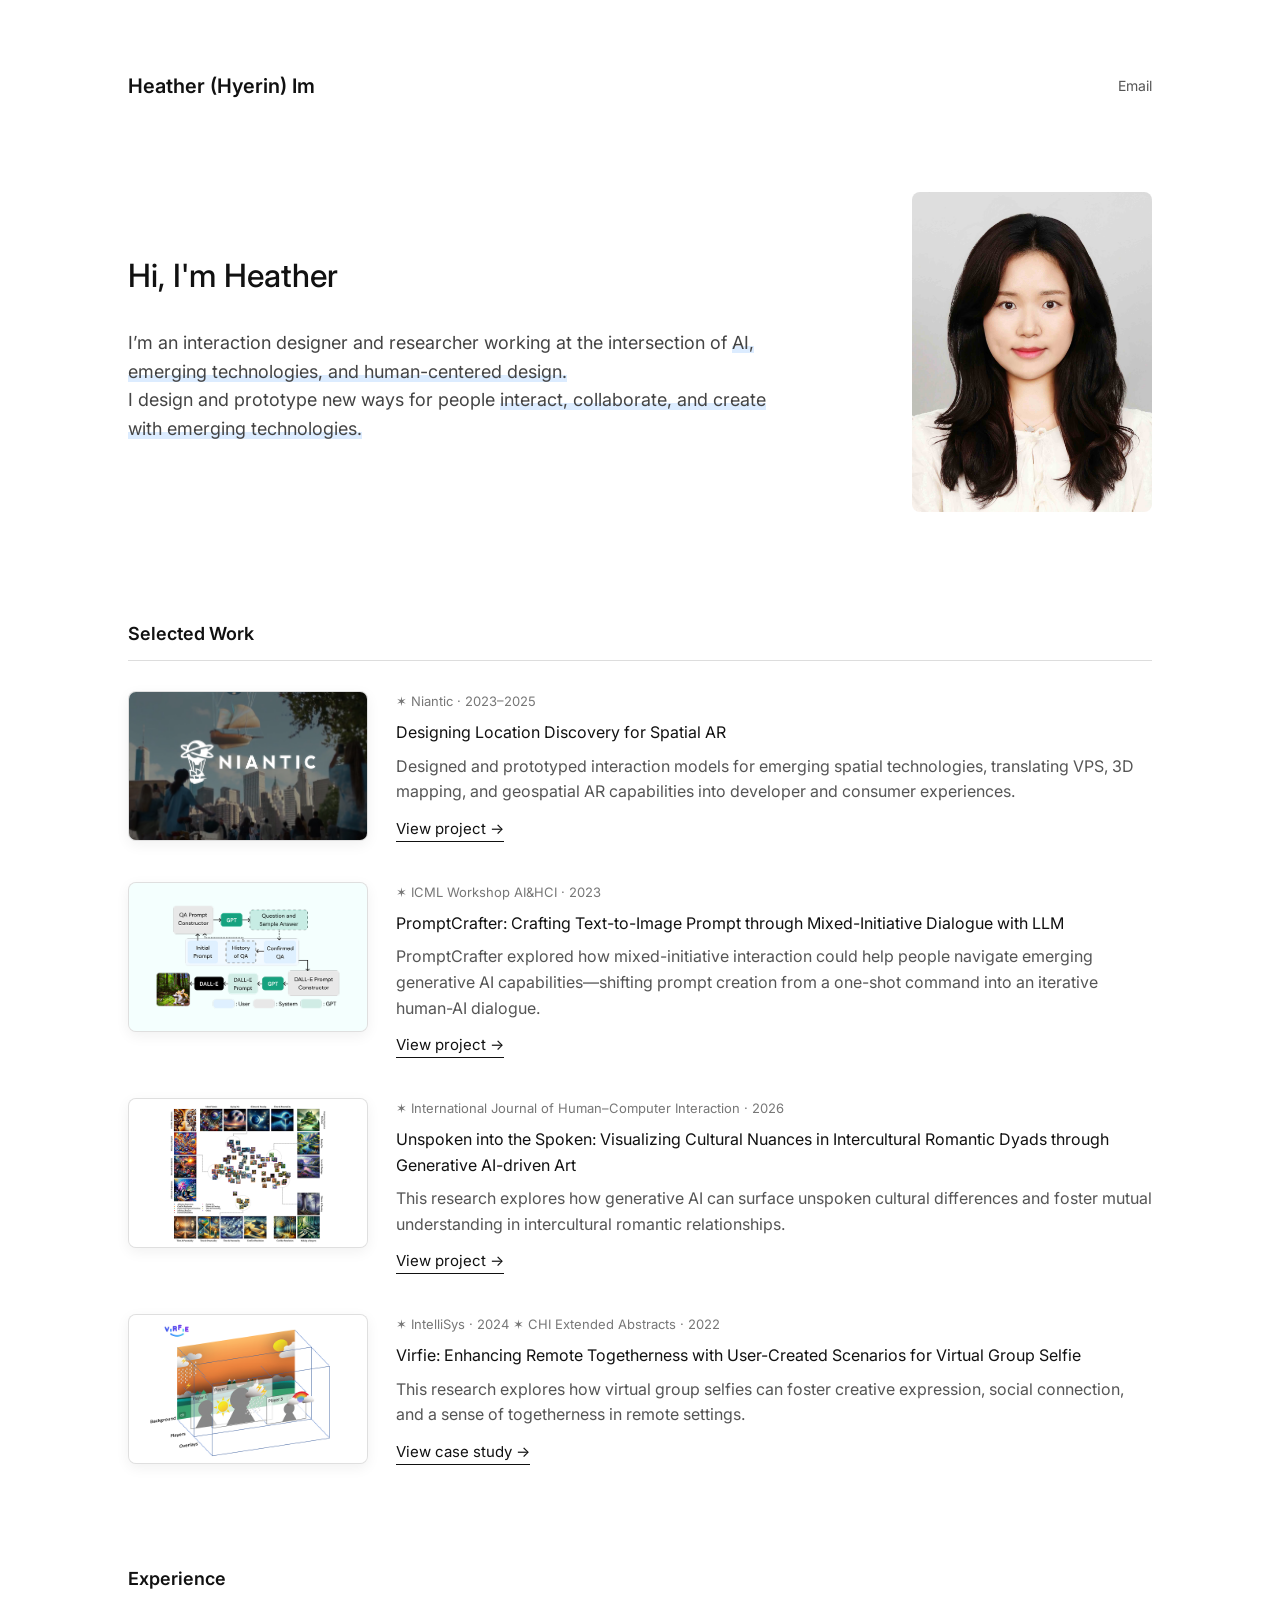
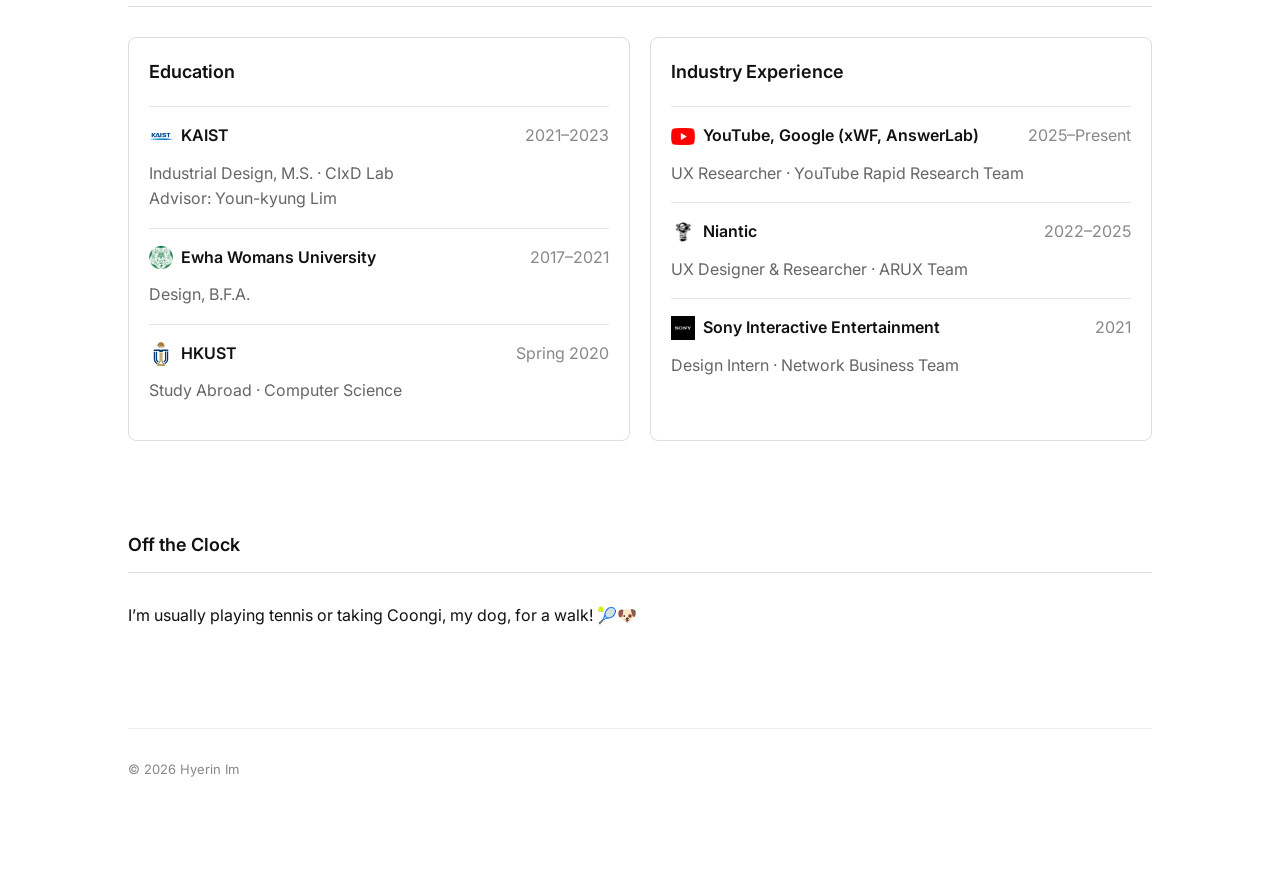
<file: index.html>
<!DOCTYPE html>
<html lang="en">

<head>
  <meta charset="UTF-8" />
  <meta name="viewport" content="width=device-width, initial-scale=1.0" />

  <title>Heather (Hyerin) Im</title>

  <!-- Inter -->
  <link rel="preconnect" href="https://fonts.googleapis.com">
  <link rel="preconnect" href="https://fonts.gstatic.com" crossorigin>

  <link
    href="https://fonts.googleapis.com/css2?family=Inter:wght@400;500;600&display=swap"
    rel="stylesheet"
  >

  <!-- Shared stylesheet -->
  <link rel="stylesheet" href="style.css">

</head>


<body>

  <div class="container">


    <!-- HEADER -->

    <header>

      <div class="name">
        Heather (Hyerin) Im
      </div>

      <nav>

        <a href="mailto:hyelin1122@gmail.com">
          Email
        </a>


      </nav>

    </header>



    <main>


      <!-- INTRO -->

      <section class="intro" id="about">

        <div>

          <h1>
            Hi, I'm <span id="scramble-name">Heather</span>
          </h1>

          <p>
            I’m an interaction designer and researcher working at the intersection of 
            <span class="highlight">
              AI, emerging technologies, and human-centered design.
            </span>

            <br>
            I design and prototype new ways for people
            <span class="highlight">
              interact, collaborate, and create with emerging technologies.
            </span>
          </p>

        </div>


        <div>

          <img
            class="profile"
            src="assets/profile_ma.jpg"
            alt="Portrait of Hyerin Im"
          />

        </div>

      </section>



      <!-- SELECTED WORK -->

      <section id="work">

        <h2>Selected Work</h2>



        <!-- NIANTIC SPATIAL -->

        <div class="project">

          <img
            src="assets/niantic-img.jpg"
            alt="Niantic Spatial project"
          />

          <div>

            <div class="project-tag">
              ✶ Niantic · 2023–2025
            </div>

            <h3>
              Designing Location Discovery for Spatial AR
            </h3>

            <p>
              Designed and prototyped interaction models for emerging spatial technologies, 
              translating VPS, 3D mapping, and geospatial AR capabilities into developer and consumer experiences.
            </p>

            <a
              href="https://docs.google.com/presentation/d/1UehLwKfLrPpkBBEAQB1LKRpat8PM0rZfr22AqPkgMVw/edit?usp=sharing"
              class="project-link"
            >
              View project →
            </a>

          </div>

        </div>



        <!-- PROMPTCRAFTER -->

        <div class="project">

          <img
            src="assets/pc-1.png"
            alt="PromptCrafter project"
          />

          <div>

            <div class="project-tag">
              ✶ ICML Workshop AI&amp;HCI · 2023
            </div>

            <h3>
              PromptCrafter: Crafting Text-to-Image Prompt through
              Mixed-Initiative Dialogue with LLM
            </h3>

            <p>
              PromptCrafter explored how mixed-initiative interaction could help 
              people navigate emerging generative AI capabilities—shifting prompt creation 
              from a one-shot command into an iterative human-AI dialogue.
            </p>

            <a
              href="https://arxiv.org/pdf/2307.08985"
              class="project-link"
              target="_blank"
            >
              View project →
            </a>

          </div>

        </div>



        <!-- UNSPOKEN -->

        <div class="project">

          <img
            src="assets/unspoken-img.png"
            alt="Unspoken into the Spoken project"
          />

          <div>

            <div class="project-tag">
              ✶ International Journal of Human–Computer Interaction · 2026
            </div>

            <h3>
              Unspoken into the Spoken: Visualizing Cultural Nuances in
              Intercultural Romantic Dyads through Generative AI-driven Art
            </h3>

            <p>
              This research explores how generative AI can surface unspoken
              cultural differences and foster mutual understanding in
              intercultural romantic relationships.
            </p>

            <a
              href="https://www.tandfonline.com/doi/abs/10.1080/10447318.2026.2727769"
              class="project-link"
              target="_blank"
            >
              View project →
            </a>

          </div>

        </div>



        <!-- VIRFIE -->

        <div class="project">

          <img
            src="assets/virfie-img.jpg"
            alt="Virfie project"
          />

          <div>

            <div class="project-tag">
              ✶ IntelliSys · 2024  ✶ CHI Extended Abstracts · 2022
            </div>

            <h3>
              Virfie: Enhancing Remote Togetherness with User-Created
              Scenarios for Virtual Group Selfie
            </h3>

            <p>
              This research explores how virtual group selfies can foster
              creative expression, social connection, and a sense of
              togetherness in remote settings.
            </p>

            <a
              href="https://link.springer.com/chapter/10.1007/978-3-031-66336-9_44"
              class="project-link"
            >
              View case study →
            </a>

          </div>

        </div>



        <!-- AI EXPLORATIONS -->

        <!--div class="project">

          <img
            src="assets/hrim_ai.gif"
            alt="AI Explorations"
          />

          <div>

            <div class="project-tag">
              ✶ AI Prototyping · Generative Media · 2022–Present
            </div>

            <h3>
              AI Explorations
            </h3>

            <p>
              Experiments with diffusion models, controllable generation, and creative AI workflows.
            </p>

            <a
              href="https://hrimm.cargo.site/"
              class="project-link"
            >
              Explore experiments →
            </a>

          </div>

      </div-->


      </section>



      <!-- EXPERIENCE -->

      <section class="experience-section">

        <h2>Experience</h2>


        <div class="experience-grid">


          <!-- EDUCATION -->

          <div class="experience-card">

            <h3>Education</h3>


            <div class="experience-item">

              <strong class="institution">

                <img
                  src="assets/kaist-logo.png"
                  alt="KAIST logo"
                >

                KAIST

              </strong>

              <span>2021–2023</span>

              <p>
                Industrial Design, M.S. · CIxD Lab
                <br>
                Advisor: Youn-kyung Lim
              </p>

            </div>


            <div class="experience-item">

              <strong class="institution">

                <img
                  src="assets/ewha_logo.png"
                  alt="Ewha logo"
                >

                Ewha Womans University

              </strong>

              <span>2017–2021</span>

              <p>
                Design, B.F.A.
              </p>

            </div>


            <div class="experience-item">

              <strong class="institution">

                <img
                  src="assets/hkust-logo.svg"
                  alt="HKUST logo"
                >

                HKUST

              </strong>

              <span>Spring 2020</span>

              <p>
                Study Abroad · Computer Science
              </p>

            </div>

          </div>



          <!-- INDUSTRY -->

          <div class="experience-card">

            <h3>Industry Experience</h3>


            <div class="experience-item">

              <strong class="institution">

                <img
                  src="assets/youtube-logo.png"
                  alt="YouTube logo"
                >

                YouTube, Google (xWF, AnswerLab)

              </strong>

              <span>2025–Present</span>

              <p>
                UX Researcher · YouTube Rapid Research Team
              </p>

            </div>


            <div class="experience-item">

              <strong class="institution">

                <img
                  src="assets/niantic-logo.png"
                  alt="Niantic logo"
                >

                Niantic

              </strong>

              <span>2022–2025</span>

              <p>
                UX Designer &amp; Researcher · ARUX Team
              </p>

            </div>


            <div class="experience-item">

              <strong class="institution">

                <img
                  src="assets/sony-logo.png"
                  alt="Sony logo"
                >

                Sony Interactive Entertainment

              </strong>

              <span>2021</span>

              <p>
                Design Intern · Network Business Team
              </p>

            </div>

          </div>


        </div>

      </section>



      <!-- OFF THE CLOCK -->

      <section id="off-the-clock">

        <h2>Off the Clock</h2>

        <p>
          I’m usually playing tennis or taking Coongi, my dog,
          for a walk! 🎾🐶
        </p>

      </section>


    </main>



    <footer>
      © 2026 Hyerin Im
    </footer>


  </div>



  <!-- NAME SCRAMBLE -->

  <script>

    const element = document.getElementById("scramble-name");
    const finalText = "Heather";
    const chars = "ABCDEFGHIJKLMNOPQRSTUVWXYZ0123456789";

    let iteration = 0;

    const interval = setInterval(() => {

      element.textContent = finalText
        .split("")
        .map((letter, index) => {

          if (index < iteration) {
            return finalText[index];
          }

          return chars[Math.floor(Math.random() * chars.length)];

        })
        .join("");

      if (iteration >= finalText.length) {
        clearInterval(interval);
      }

      iteration += 0.5;

    }, 50);

  </script>


</body>

</html>
</file>
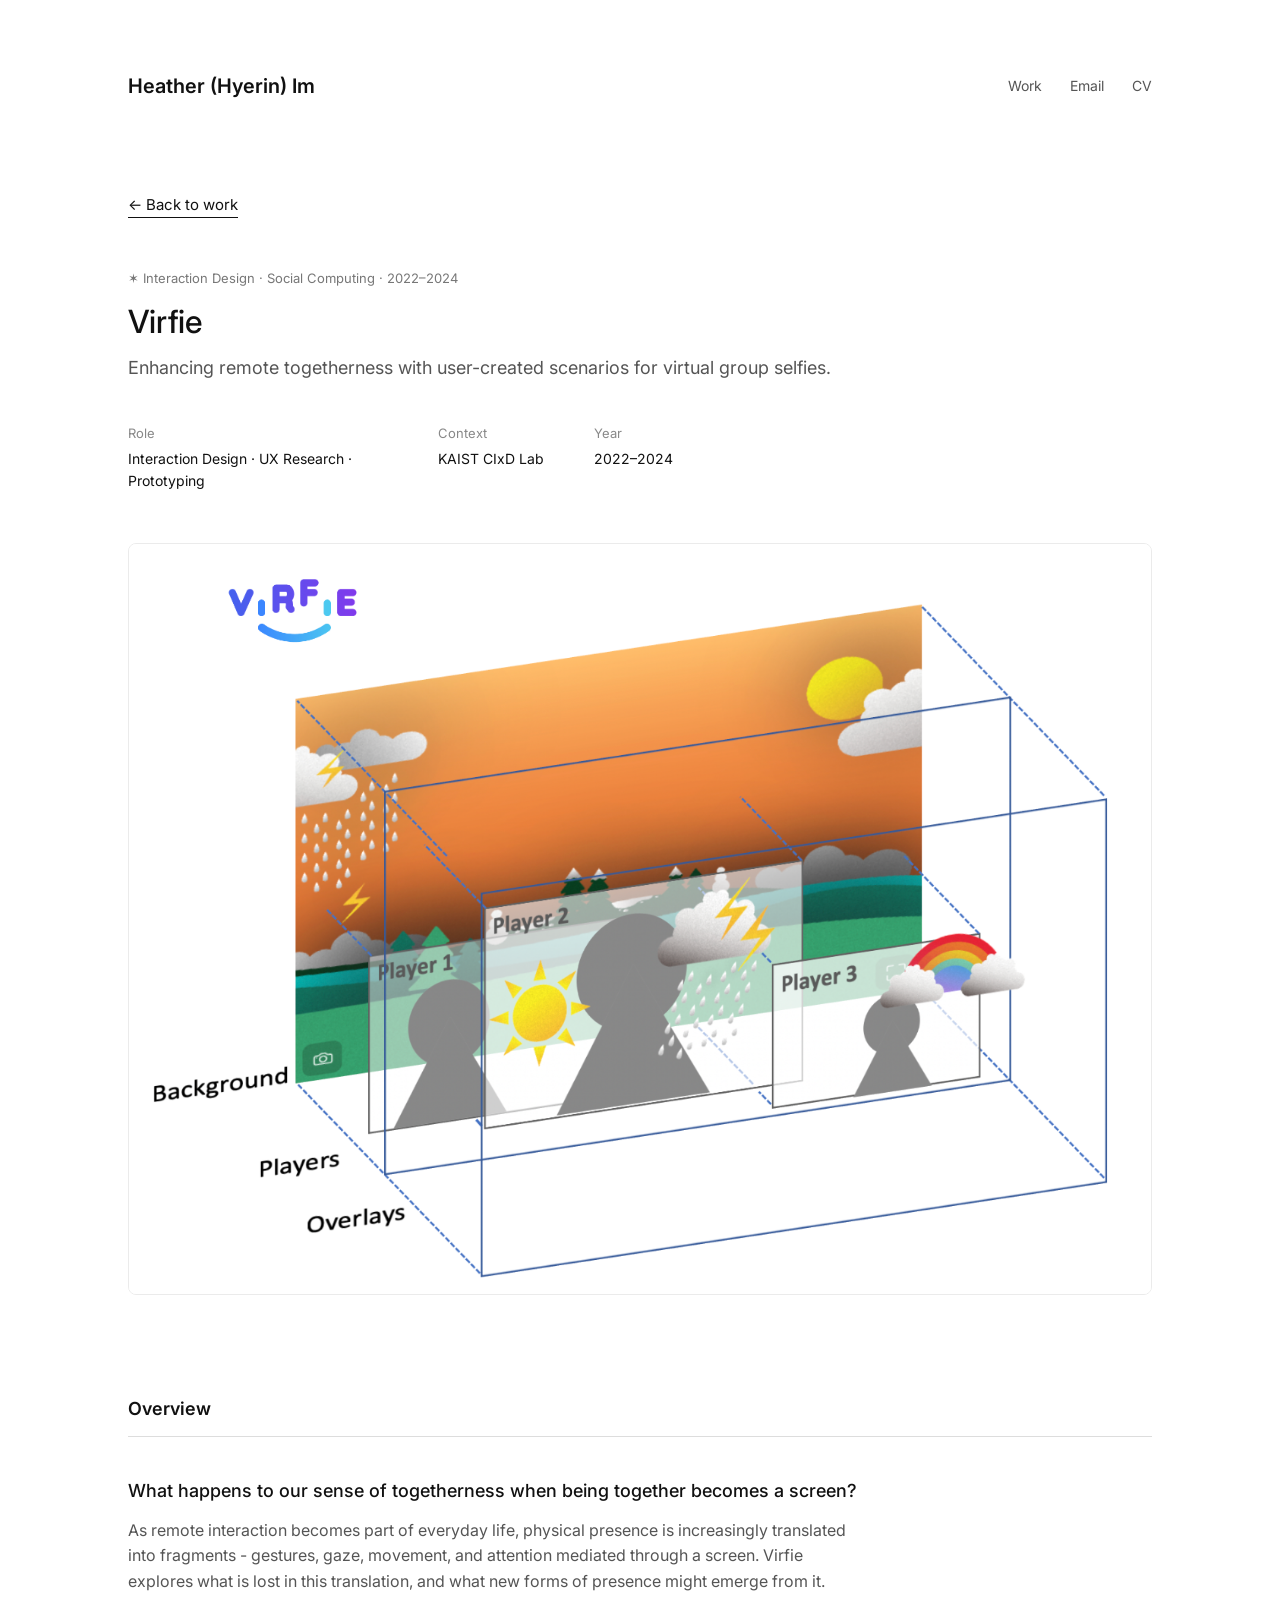
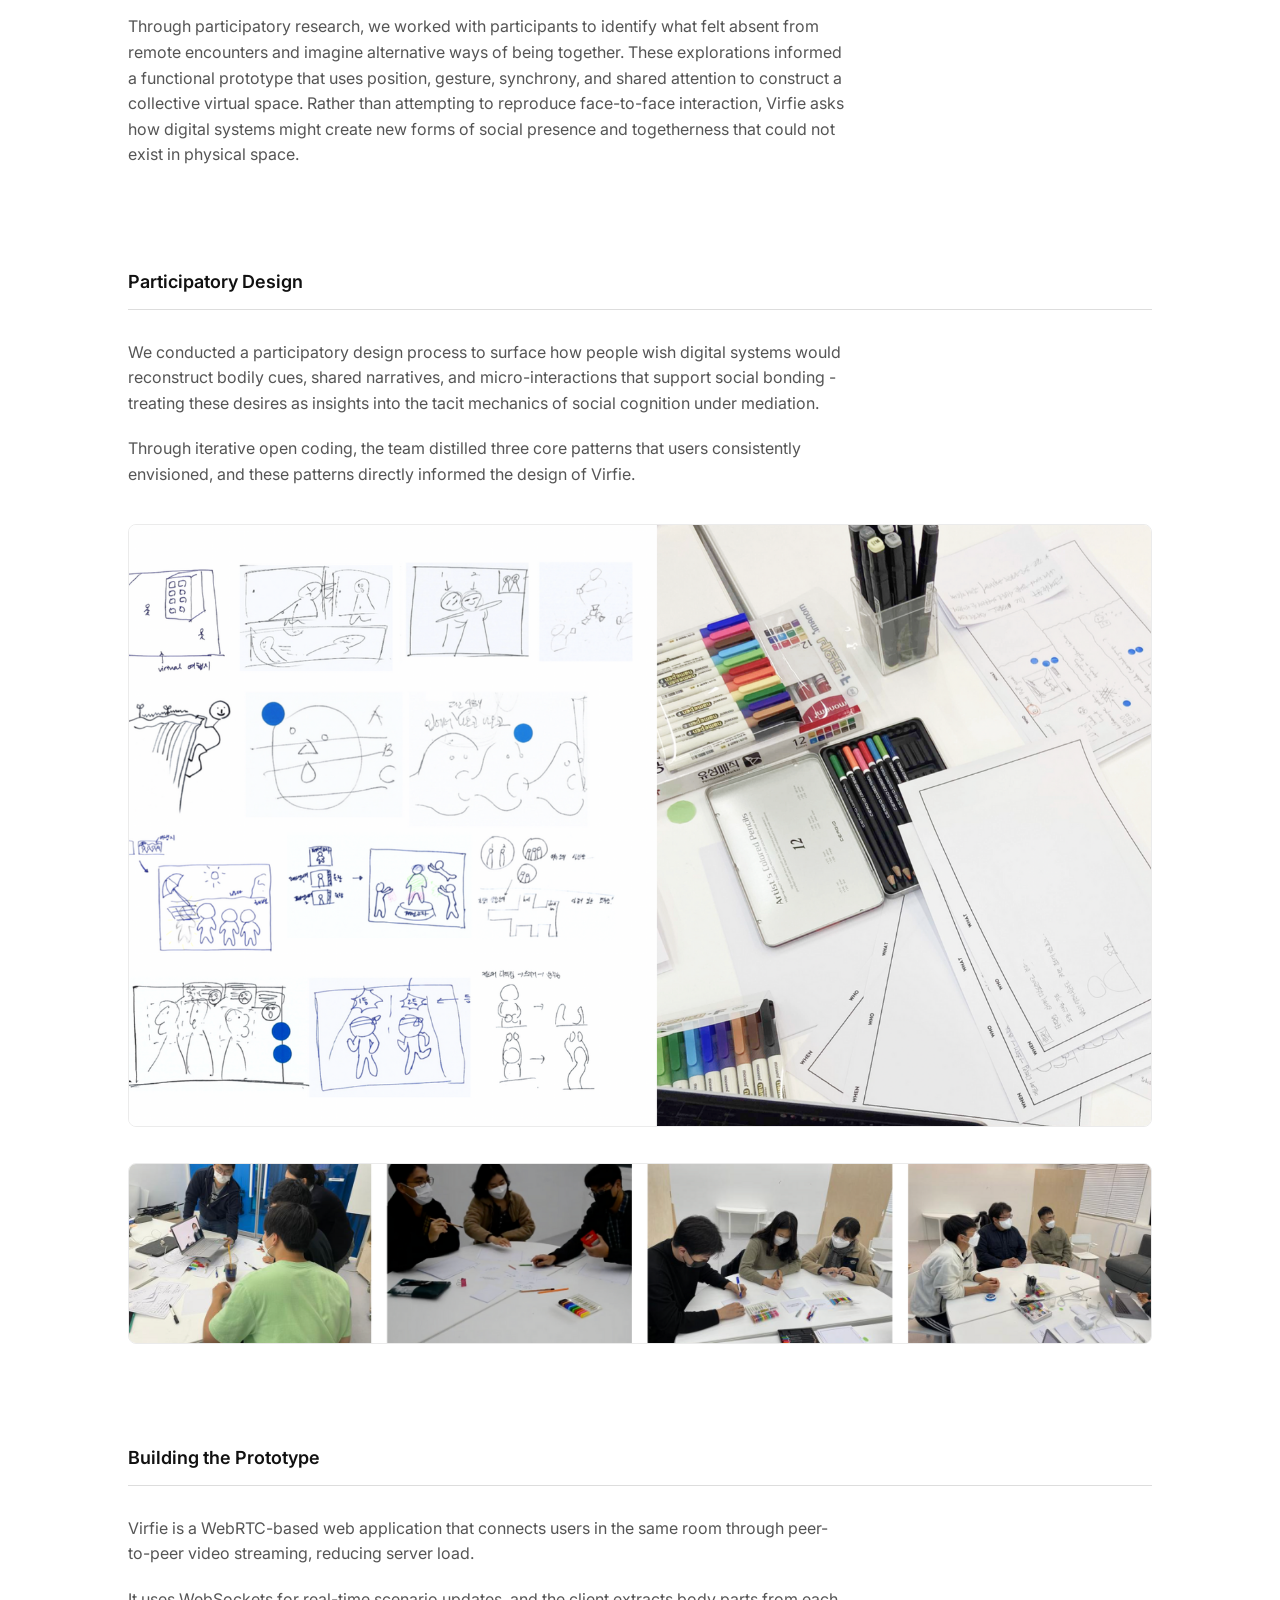
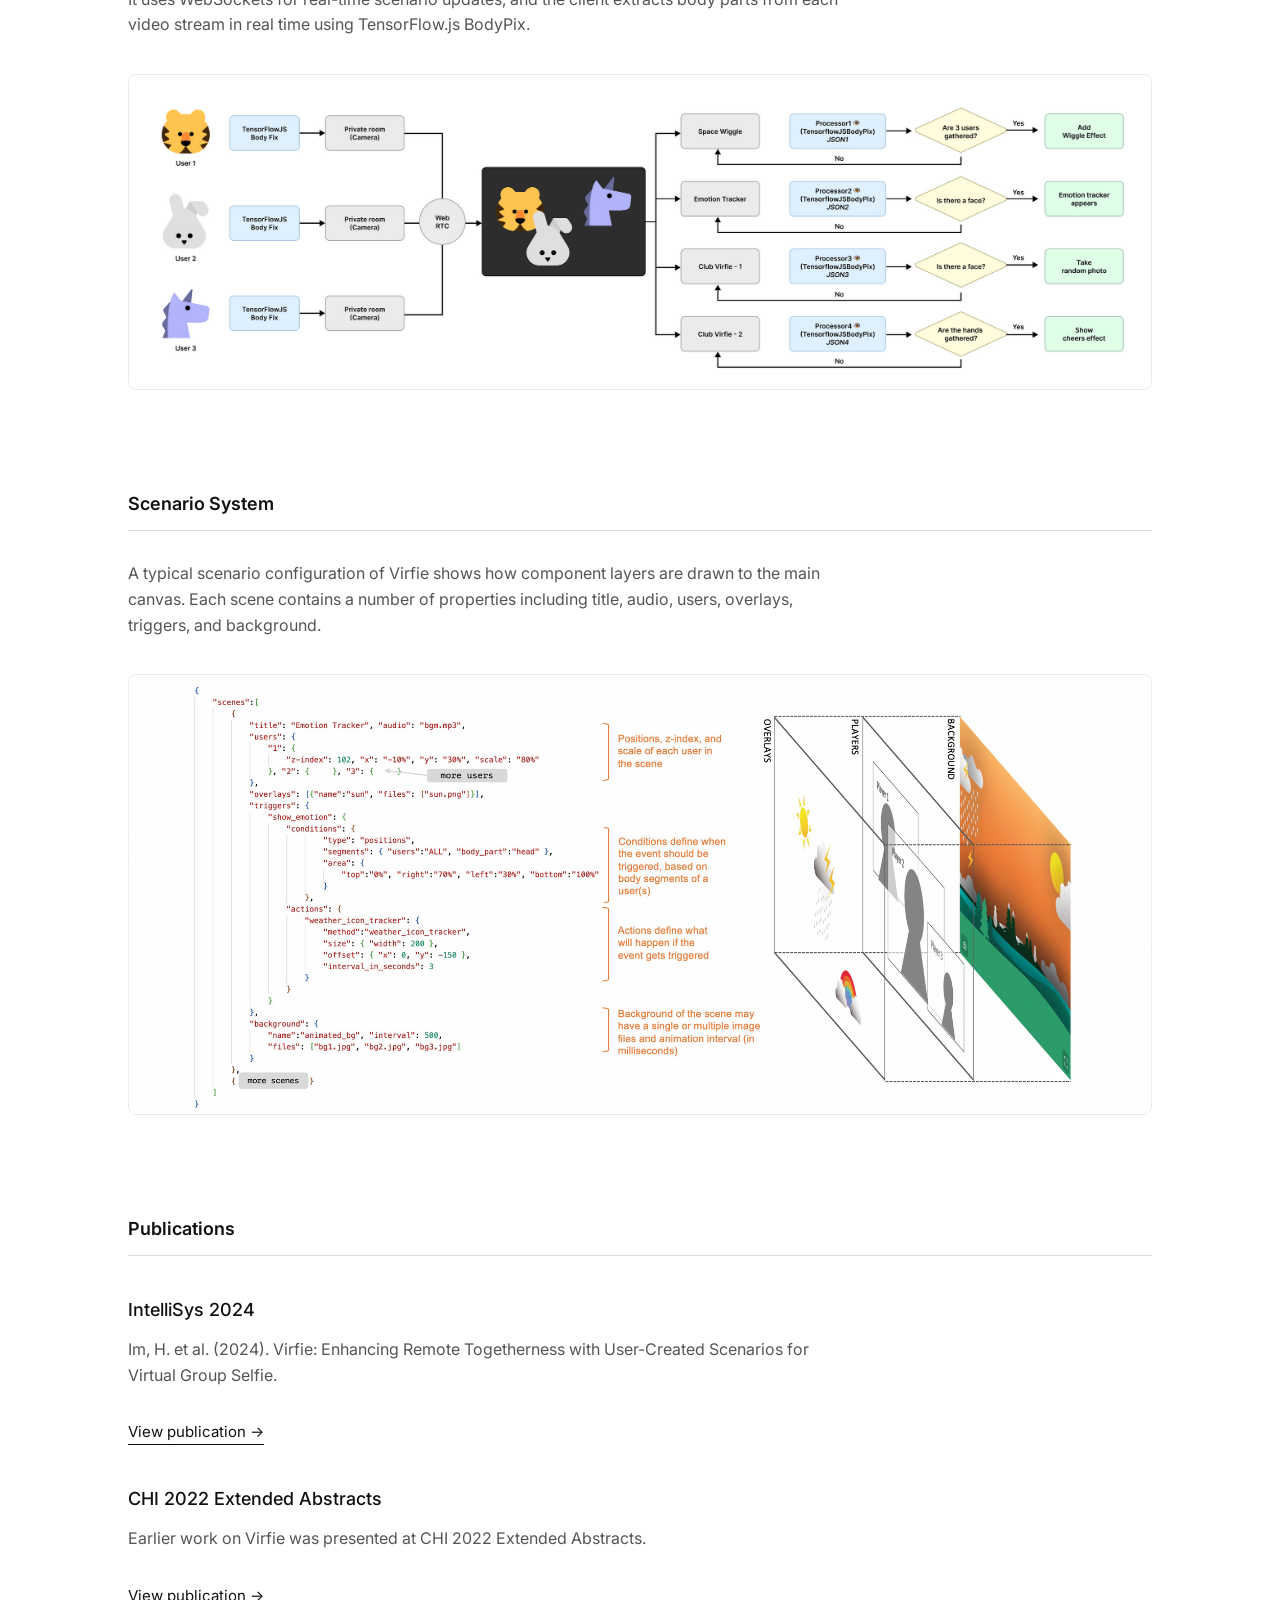
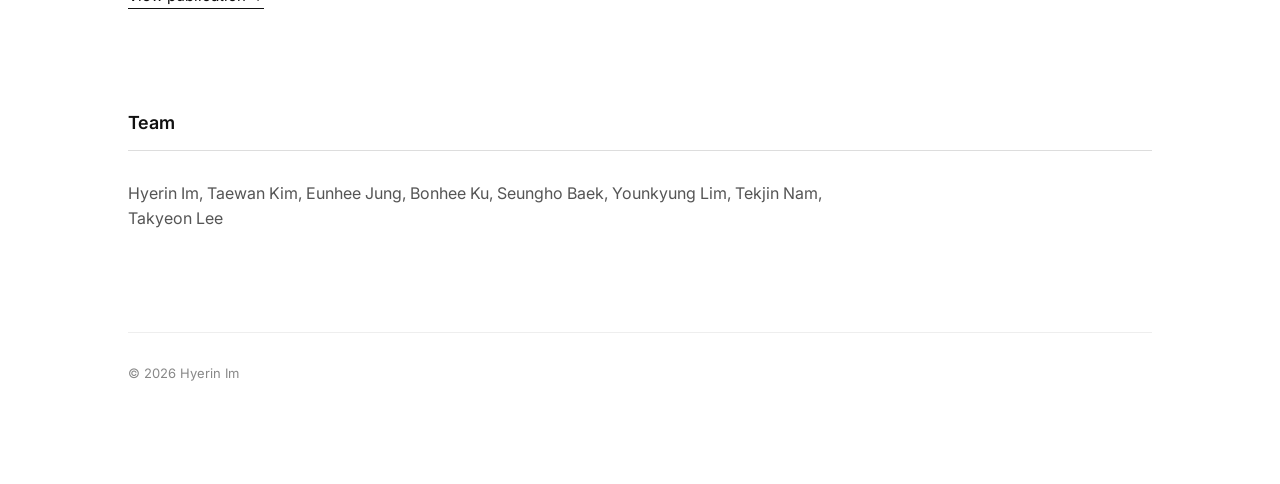
<file: virfie.html>
<!DOCTYPE html>
<html lang="en">

<head>
  <meta charset="UTF-8" />
  <meta name="viewport" content="width=device-width, initial-scale=1.0" />

  <title>Virfie — Heather (Hyerin) Im</title>

  <!-- Inter -->
  <link rel="preconnect" href="https://fonts.googleapis.com">
  <link rel="preconnect" href="https://fonts.gstatic.com" crossorigin>

  <link
    href="https://fonts.googleapis.com/css2?family=Inter:wght@400;500;600&display=swap"
    rel="stylesheet"
  >

  <!-- Shared stylesheet -->
  <link rel="stylesheet" href="style.css">

</head>


<body class="virfie-page">

  <div class="container">


    <!-- HEADER -->

    <header>

      <div class="name">
        <a href="index.html">
          Heather (Hyerin) Im
        </a>
      </div>

      <nav>

        <a href="index.html#work">
          Work
        </a>

        <a href="mailto:hyelin1122@gmail.com">
          Email
        </a>

        <a
          href="https://www.instagram.com/heatherlim.studio/"
          target="_blank"
        >
          CV
        </a>

      </nav>

    </header>



    <main>


      <!-- BACK -->

      <a href="index.html#work" class="back-link">
        ← Back to work
      </a>



      <!-- HERO -->

      <section class="case-hero">

        <div class="project-tag">
          ✶ Interaction Design · Social Computing · 2022–2024
        </div>

        <h1>
          Virfie
        </h1>

        <p class="case-subtitle">
          Enhancing remote togetherness with user-created scenarios
          for virtual group selfies.
        </p>


        <!-- PROJECT INFO -->

        <div class="case-meta">

          <div class="case-meta-item">
            <span class="case-meta-label">
              Role
            </span>
            Interaction Design · UX Research · Prototyping
          </div>

          <div class="case-meta-item">
            <span class="case-meta-label">
              Context
            </span>
            KAIST CIxD Lab
          </div>

          <div class="case-meta-item">
            <span class="case-meta-label">
              Year
            </span>
            2022–2024
          </div>

        </div>


        <!-- HERO IMAGE -->

              <img
        src="assets/virfie-hero.png"
        alt="Virfie virtual group selfie experience"
        class="case-hero-image virfie-hero-small"
                size="50%"
      >

      </section>



      <!-- OVERVIEW -->

      <section class="case-section">

        <h2>Overview</h2>

        <h3>
          What happens to our sense of togetherness when being together
          becomes a screen?
        </h3>

        <p>
          As remote interaction becomes part of everyday life, 
          physical presence is increasingly translated into fragments - 
          gestures, gaze, movement, and attention mediated through a screen. 
          Virfie explores what is lost in this translation, 
          and what new forms of presence might emerge from it. 

        </p>

        <p>
          Through participatory research, we worked with participants 
          to identify what felt absent from remote encounters and imagine 
          alternative ways of being together. These explorations informed 
          a functional prototype that uses position, gesture, synchrony, 
          and shared attention to construct a collective virtual space. 
          Rather than attempting to reproduce face-to-face interaction, 
          Virfie asks how digital systems might create new forms of social presence 
          and togetherness that could not exist in physical space.
        </p>

      </section>



      <!-- PARTICIPATORY DESIGN -->

      <section class="case-section">

        <h2>Participatory Design</h2>

        <p>
          We conducted a participatory design process to surface how people
          wish digital systems would reconstruct bodily cues, shared narratives,
          and micro-interactions that support social bonding - treating these
          desires as insights into the tacit mechanics of social cognition
          under mediation.
        </p>

        <p>
          Through iterative open coding, the team distilled three core
          patterns that users consistently envisioned, and these patterns
          directly informed the design of Virfie.
        </p>


        <img
          src="assets/virfie-PI.png"
          alt="Virfie participatory design process"
          class="case-image"
        >

        <img
          src="assets/virfie-PI2.png"
          alt="Three interaction patterns identified through participatory design"
          class="case-image"
        >

      </section>


      <!-- PROTOTYPE -->

      <section class="case-section">

        <h2>Building the Prototype</h2>

        <p>
          Virfie is a WebRTC-based web application that connects users
          in the same room through peer-to-peer video streaming, reducing
          server load.
        </p>

        <p>
          It uses WebSockets for real-time scenario updates, and the client
          extracts body parts from each video stream in real time using
          TensorFlow.js BodyPix.
        </p>

        <img
          src="assets/virfie_pipeline-1.png"
          alt="Virfie technical system and prototype"
          class="case-image"
        >

      </section>



      <!-- SCENARIO SYSTEM -->

      <section class="case-section">

        <h2>Scenario System</h2>

        <p>
          A typical scenario configuration of Virfie shows how component
          layers are drawn to the main canvas. Each scene contains a number
          of properties including title, audio, users, overlays, triggers,
          and background.
        </p>

        <img
          src="assets/virfie-s.png"
          alt="Virfie scenario configuration and component layers"
          class="case-image"
        >

      </section>



      <!-- PUBLICATIONS -->

      <section class="case-section">

        <h2>Publications</h2>

        <h3>
          IntelliSys 2024
        </h3>

        <p>
          Im, H. et al. (2024).
          Virfie: Enhancing Remote Togetherness with User-Created
          Scenarios for Virtual Group Selfie.
        </p>

        <a
          href="https://doi.org/10.1007/978-3-031-66336-9_44"
          class="project-link"
          target="_blank"
        >
          View publication →
        </a>


        <h3>
          CHI 2022 Extended Abstracts
        </h3>

        <p>
          Earlier work on Virfie was presented at
          CHI 2022 Extended Abstracts.
        </p>

        <a
          href="https://doi.org/10.1145/3491101.3519767"
          class="project-link"
          target="_blank"
        >
          View publication →
        </a>

      </section>



      <!-- CREDITS -->

      <section class="case-section">

        <h2>Team</h2>

        <p>
          Hyerin Im, Taewan Kim, Eunhee Jung, Bonhee Ku,
          Seungho Baek, Younkyung Lim, Tekjin Nam, Takyeon Lee
        </p>

      </section>


    </main>



    <footer>
      © 2026 Hyerin Im
    </footer>


  </div>

</body>

</html>
</file>
<file: style.css>
/* ========================================
   GLOBAL
======================================== */

* {
  box-sizing: border-box;
}

body {
  margin: 0;
  font-family: Inter, sans-serif;
  background: #ffffff;
  color: #111111;
  line-height: 1.6;
}

.container {
  max-width: 1080px;
  margin: 0 auto;
  padding: 70px 28px 100px;
}

a {
  color: inherit;
}


/* ========================================
   HEADER
======================================== */

header {
  display: flex;
  justify-content: space-between;
  align-items: center;
  margin-bottom: 90px;
}

.name {
  font-size: 20px;
  font-weight: 600;
}

.name a {
  color: inherit;
  text-decoration: none;
}

nav a {
  margin-left: 24px;
  text-decoration: none;
  color: #555;
  font-size: 14px;
  transition: color 0.2s ease;
}

nav a:hover {
  color: #000;
}


/* ========================================
   HOME — INTRO
======================================== */

#scramble-name {
  display: inline-block;
  min-width: 3.8em;
}

.intro {
  display: grid;
  grid-template-columns: 1fr 240px;
  gap: 60px;
  align-items: center;
  margin-bottom: 100px;
}

h1 {
  font-size: 32px;
  font-weight: 500;
  color: #111111;
  margin: 0 0 28px;
  letter-spacing: 0;
}

.intro p {
  font-size: 18px;
  color: #444;
  max-width: 650px;
}

.profile {
  width: 100%;
  aspect-ratio: 3 / 4;
  object-fit: cover;
  background: #f2f2f2;
  border-radius: 8px;
}

.highlight {
  background: linear-gradient(
    transparent 65%,
    #dcecff 65%
  );
}


/* ========================================
   SECTIONS
======================================== */

section {
  margin-top: 90px;
}

h2 {
  font-size: 18px;
  font-weight: 600;
  border-bottom: 1px solid #ddd;
  padding-bottom: 12px;
  margin-bottom: 30px;
}


/* ========================================
   HOME — PROJECTS
======================================== */

.project {
  display: grid;
  grid-template-columns: 240px 1fr;
  gap: 28px;
  margin-bottom: 40px;
}

.project img {
  width: 240px;
  height: 150px;
  object-fit: cover;
  background: #f2f2f2;
  border-radius: 8px;
  border: 1px solid rgba(0, 0, 0, 0.08);
  box-shadow: 0 4px 14px rgba(0, 0, 0, 0.06);

  transition:
    transform 0.35s ease,
    box-shadow 0.35s ease;
}

.project:hover img {
  transform: translateY(-4px) scale(1.025);
  box-shadow: 0 8px 22px rgba(0, 0, 0, 0.10);
}

.project-tag {
  margin-bottom: 8px;
  font-size: 13px;
  color: #777;
}

.project h3 {
  margin: 0 0 8px;
  font-size: 16px;
  font-weight: 400;
}

.project p {
  margin: 0;
  font-size: 16px;
  color: #555;
}

.project-link {
  display: inline-block;
  margin-top: 12px;
  font-size: 15px;
  color: #111;
  text-decoration: none;
  border-bottom: 1px solid #111;

  transition:
    opacity 0.2s ease,
    transform 0.2s ease;
}

.project-link:hover {
  opacity: 0.5;
  transform: translateX(3px);
}


/* ========================================
   NEWS
======================================== */

.news-item {
  display: grid;
  grid-template-columns: 110px 1fr;
  gap: 20px;
  margin-bottom: 18px;
}

.date {
  color: #888;
  font-size: 14px;
}


/* ========================================
   EXPERIENCE
======================================== */

.experience-section {
  margin-top: 100px;
}

.experience-grid {
  display: grid;
  grid-template-columns: 1fr 1fr;
  gap: 20px;
}

.experience-card {
  border: 1px solid #ddd;
  border-radius: 8px;
  padding: 20px;
}

.experience-card h3 {
  margin: 0 0 20px;
  font-size: 18px;
  font-weight: 600;
}

.experience-item {
  padding: 16px 0;
  border-top: 1px solid #e5e5e5;
}

.experience-item strong {
  font-size: 16px;
  font-weight: 600;
}

.experience-item span {
  float: right;
  font-size: 16px;
  color: #888;
}

.experience-item p {
  margin: 5px 0 0;
  font-size: 16px;
  color: #666;
}

.institution {
  display: inline-flex;
  align-items: center;
  gap: 8px;
}

.institution img {
  width: 24px;
  height: 24px;
  object-fit: contain;
}


/* ========================================
   CASE STUDY — HERO
======================================== */

.case-hero {
  margin-top: 0;
  margin-bottom: 100px;
}

.case-hero .project-tag {
  margin-bottom: 12px;
}

.case-hero h1 {
  font-size: 32px;
  font-weight: 500;
  line-height: 1.3;
  letter-spacing: 0;
  margin: 0 0 12px;
}

.case-subtitle {
  max-width: 850px;
  margin: 0 0 32px;
  font-size: 18px;
  line-height: 1.6;
  font-weight: 400;
  color: #555;
}


/* ========================================
   CASE STUDY — META INFORMATION
======================================== */

.case-meta {
  display: flex;
  flex-wrap: wrap;
  gap: 50px;
  margin: 40px 0;
  font-size: 14px;
}

.case-meta-item {
  max-width: 260px;
}

.case-meta-label {
  display: block;
  margin-bottom: 4px;
  color: #888;
  font-size: 13px;
}


/* ========================================
   CASE STUDY — IMAGES
======================================== */

.case-hero-image,
.case-image {
  display: block;
  width: 100%;
  height: auto;
  border-radius: 8px;
  border: 1px solid rgba(0, 0, 0, 0.08);
}

.case-hero-image {
  margin-top: 50px;
}

.case-image {
  margin-top: 36px;
}


/* ========================================
   CASE STUDY — CONTENT
======================================== */

.case-section {
  margin-top: 100px;
}

.case-section h2 {
  font-size: 18px;
  font-weight: 600;
  border-bottom: 1px solid #ddd;
  padding-bottom: 12px;
  margin-bottom: 30px;
}

.case-section h3 {
  margin: 40px 0 12px;
  font-size: 18px;
  font-weight: 500;
}

.case-section p {
  max-width: 720px;
  margin: 0 0 20px;
  font-size: 16px;
  line-height: 1.6;
  color: #555;
}


/* ========================================
   CASE STUDY — BACK LINK
======================================== */

.back-link {
  display: inline-block;
  margin-bottom: 50px;
  font-size: 15px;
  color: #111;
  text-decoration: none;
  border-bottom: 1px solid #111;
  transition: opacity 0.2s ease;
}

.back-link:hover {
  opacity: 0.5;
}


/* ========================================
   FOOTER
======================================== */

footer {
  margin-top: 100px;
  padding-top: 30px;
  border-top: 1px solid #eee;
  color: #888;
  font-size: 13px;
}


/* ========================================
   MOBILE
======================================== */

@media (max-width: 700px) {

  .container {
    padding: 40px 20px 70px;
  }

  header {
    margin-bottom: 60px;
  }

  nav {
    display: none;
  }


  /* HOME */

  .intro {
    grid-template-columns: 1fr;
    gap: 30px;
  }

  h1 {
    font-size: 38px;
  }

  .profile {
    width: 220px;
  }

  .project {
    grid-template-columns: 1fr;
  }

  .project img {
    width: 100%;
    height: auto;
    aspect-ratio: 16 / 10;
  }

  .news-item {
    grid-template-columns: 1fr;
    gap: 3px;
  }

  .experience-grid {
    grid-template-columns: 1fr;
  }

  .experience-item span {
    float: none;
    display: block;
    margin-top: 3px;
  }


  /* CASE STUDY */

  .case-hero {
    margin-bottom: 70px;
  }

  .case-hero h1 {
    font-size: 38px;
  }

  .case-meta {
    flex-direction: column;
    gap: 18px;
  }

  .case-section {
    margin-top: 70px;
  }

   /* ========================================
   VIRFIE PAGE ONLY
======================================== */

/* VIRFIE HERO IMAGE */

.virfie-hero-image {
  display: block;
  width: 60%;
  height: auto;
  margin: 50px 0 0;
  border-radius: 8px;
  border: 1px solid rgba(0, 0, 0, 0.08);
}

   @media (max-width: 700px) {
  .virfie-hero-image {
    width: 100%;
  }
}

.virfie-page .case-image {
  width: 100%;
  max-width: 820px;
  height: auto;
  margin: 36px auto 0;
}

   .virfie-hero-small {
  width: 60%;
  height: auto;
}

}
</file>
